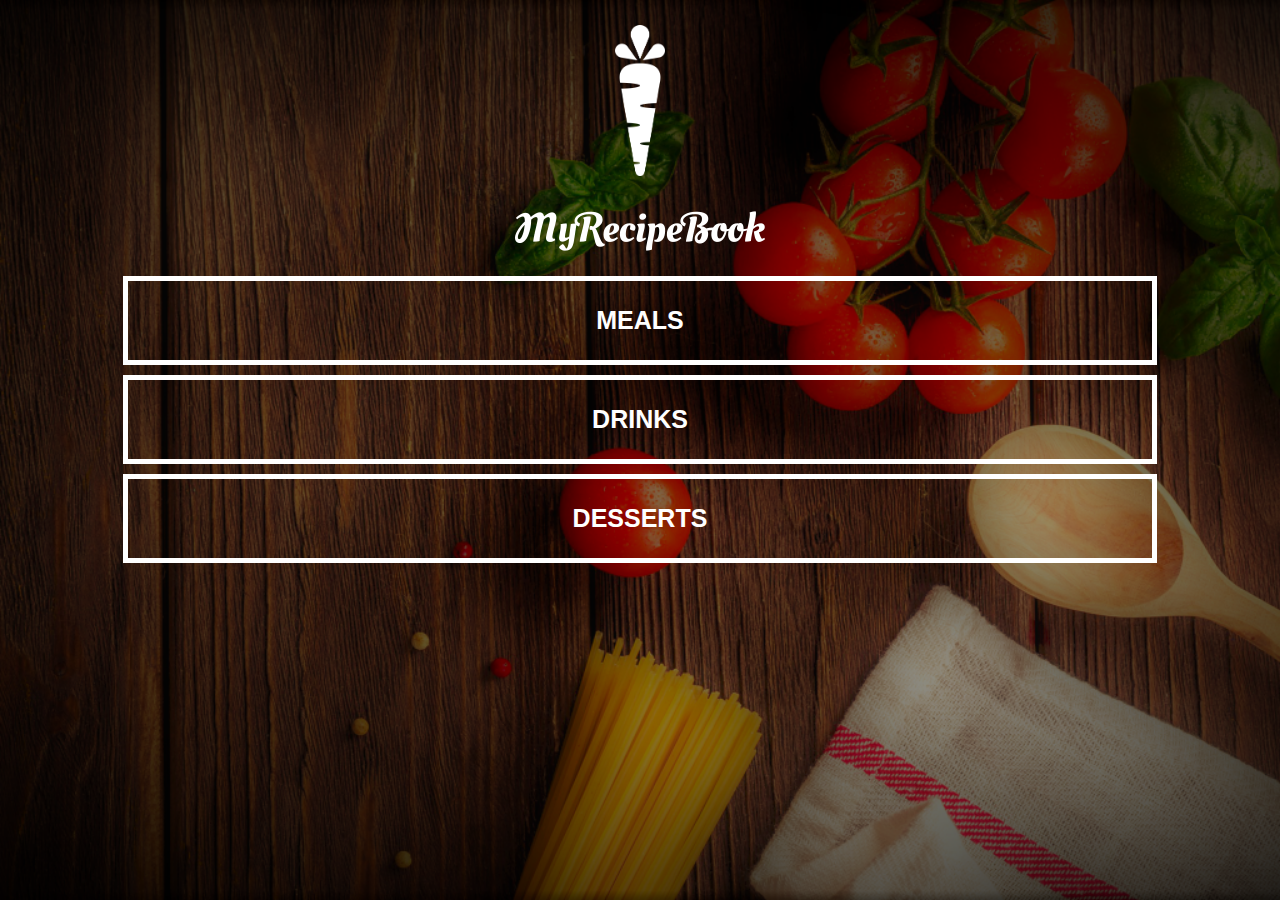
<file: index.html>
<!DOCTYPE html>
<html>

    <head>
        <link rel="stylesheet" href="style.css"/>
        <title>My Recipe Book</title>
    </head>    

    <body class="body-home">
        
        <div id="home">

            <img id="home-logo-img" src="images/logo-img.png"/>
            <img id="home-logo-text" src="images/logo-text.png"/>

            <div class="home-menu">

                <a href="meals.html" class="home-menu-item">
                    <p>Meals</p>
                </a>

                <a href="drinks.html" class="home-menu-item">
                    <p>Drinks</p>
                </a>

                <a href="desserts.html" class="home-menu-item">
                    <p>Desserts</p>
                </a>

            </div>

        </div>
    </body>

</html>
</file>
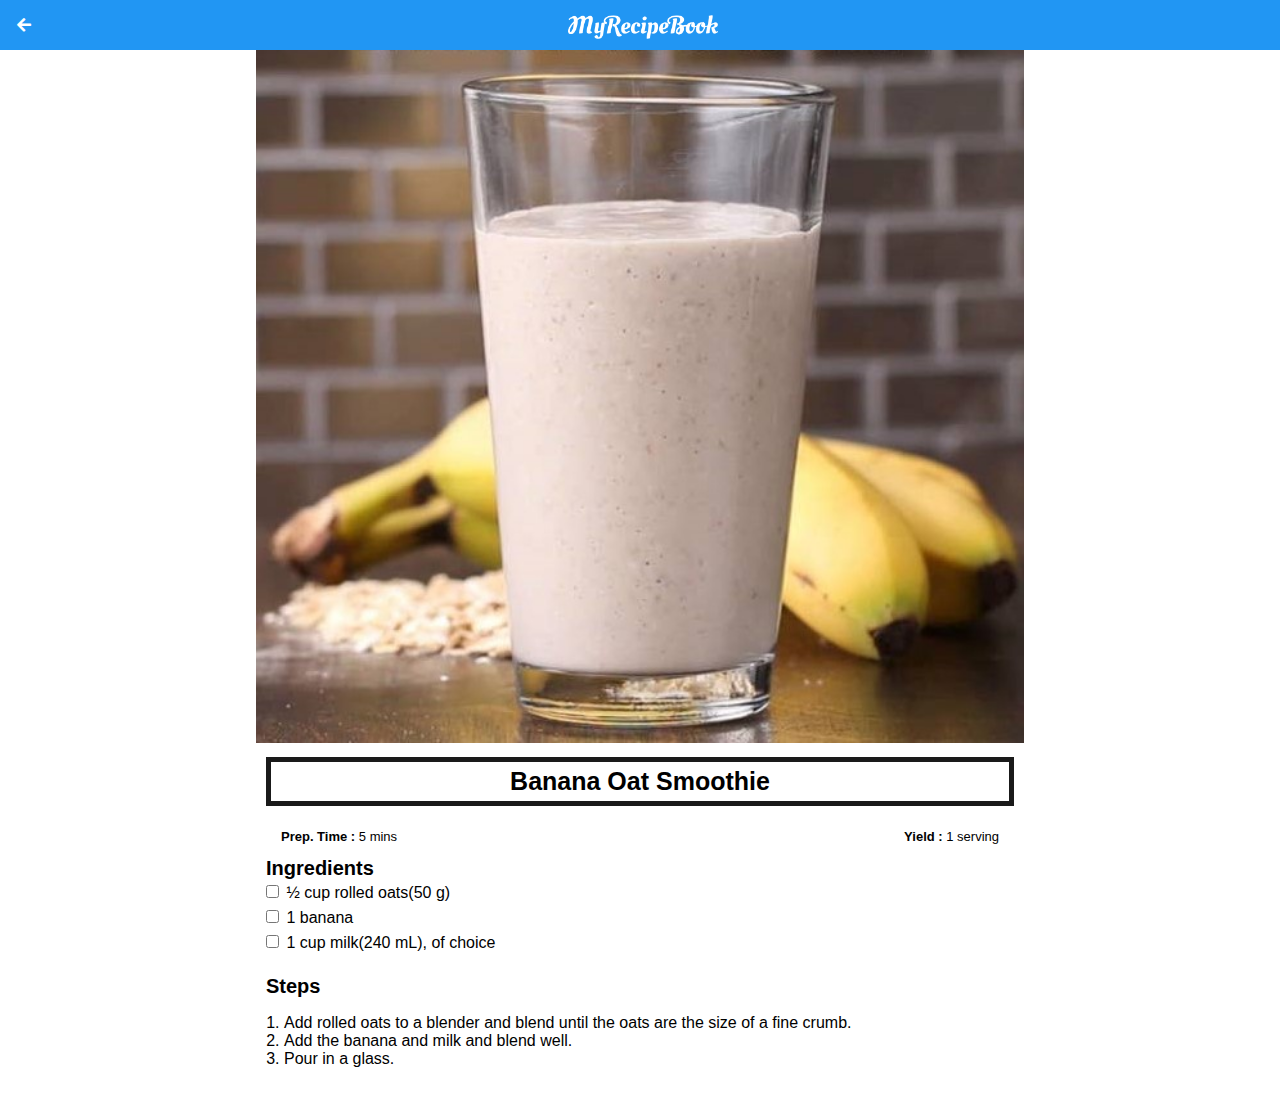
<file: banana-oat-smoothie.html>
<!DOCTYPE html>
<html>

    <head>
        <title>My Recipe Book | Drinks | Banana Oat Smoothie</title>
        <link rel="stylesheet" href="style.css"/>
        <link rel="stylesheet" href="fontAwesome/css/all.css"/>
    </head>    

    <body class="body-recipes">
        
        <div class="header">
            
            <a href="drinks.html">
                <i class="fas fa-arrow-left"></i>
                <img src="images/logo-text.png"/>
            </a>

        </div>

        <div id="recipe">

            <div class="recipe-details">
                <img src="images/banana-oat.jpg"/>
                <h1>Banana Oat Smoothie</h1>

                <div class="recipe-details-info">
                    <p><b>Prep. Time : </b> 5 mins</p>
                    <p style="float: right;"><b>Yield : </b> 1 serving</p>
                </div>

                <div class="recipe-details-ingredients">
                    <h2>Ingredients</h2>
                    
                    <input id="check-01" type="checkbox">
                    <label for="check-01">½ cup rolled oats(50 g)</label>
                    <br/>
                    <input id="check-02" type="checkbox">
                    <label for="check-02">1 banana</label>
                    <br/>
                    <input id="check-03" type="checkbox">
                    <label for="check-03">1 cup milk(240 mL), of choice</label>
                    <br/>
                </div>

                <div class="recipe-details-steps">
                    <h2>Steps</h2>
                    <ol>
                        <li>
                            Add rolled oats to a blender and blend until the 
                            oats are the size of a fine crumb.
                        </li>
                        <li>
                            Add the banana and milk and blend well.
                        </li>
                        <li>
                            Pour in a glass.
                        </li>
                    </ol>
                </div>

            </div>

        </div>
    </body>

</html>
</file>
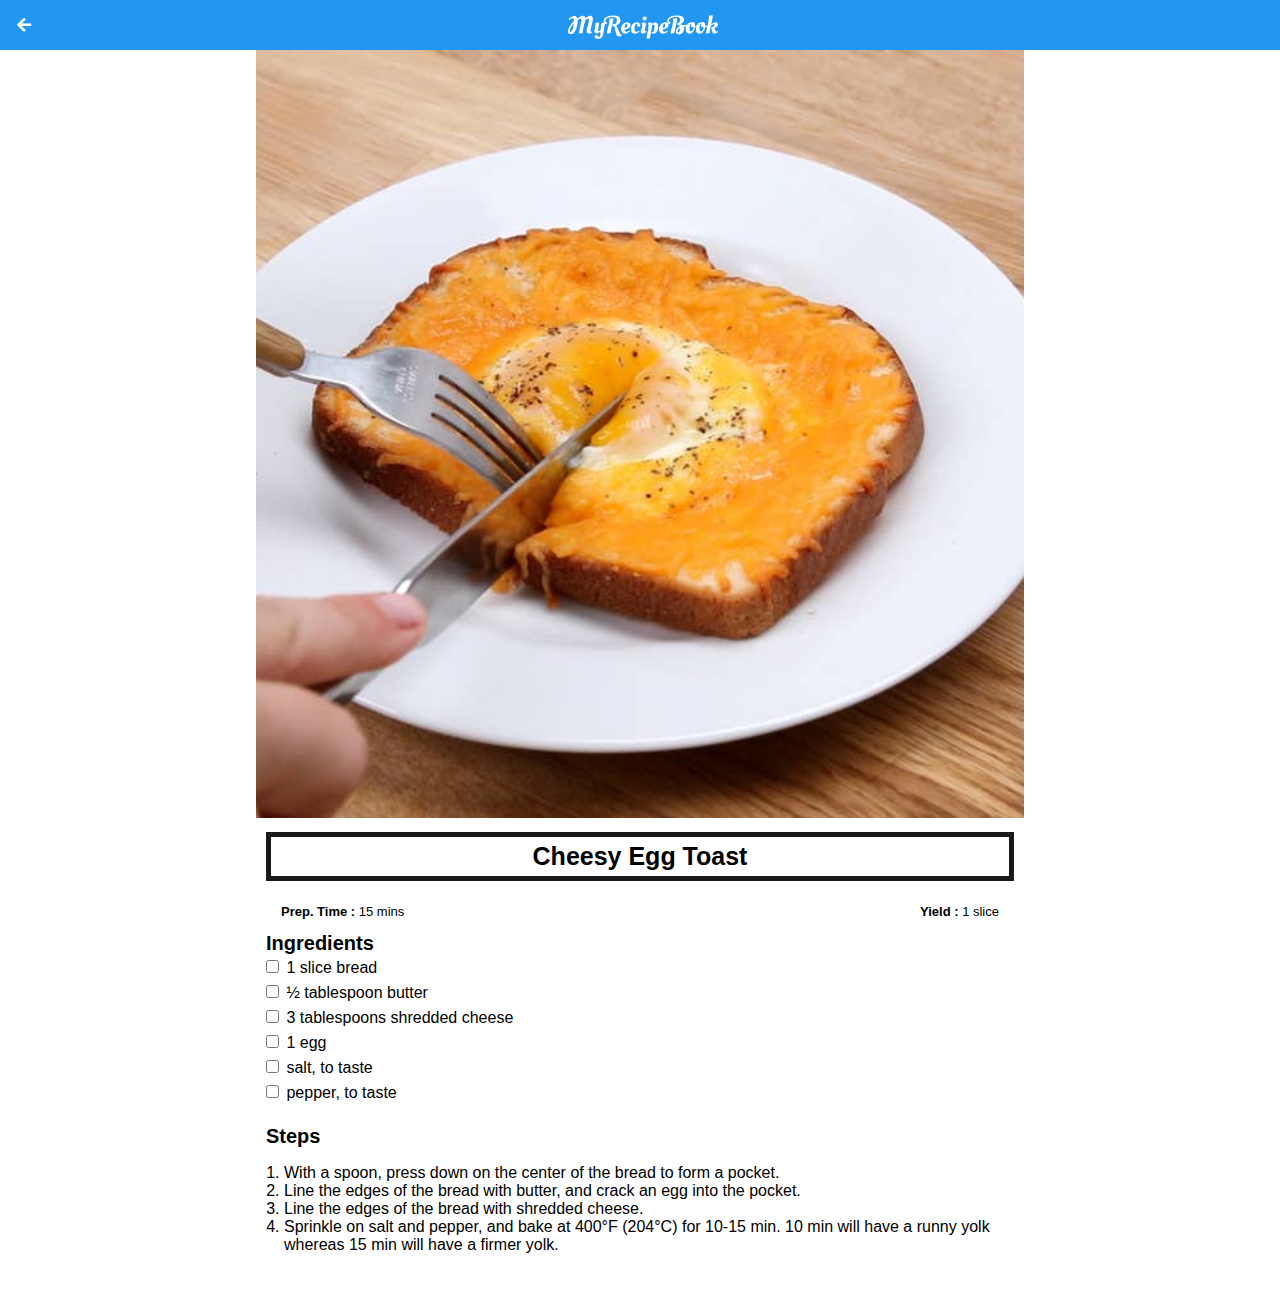
<file: cheesy-egg-toast.html>
<!DOCTYPE html>
<html>

    <head>
        <title>My Recipe Book | Meals | Cheesy Egg Toast</title>
        <link rel="stylesheet" href="style.css"/>
        <link rel="stylesheet" href="fontAwesome/css/all.css"/>
    </head>    

    <body class="body-recipes">
        
        <div class="header">
            
            <a href="meals.html">
                <i class="fas fa-arrow-left"></i>
                <img src="images/logo-text.png"/>
            </a>

        </div>

        <div id="recipe">

            <div class="recipe-details">
                <img src="images/cheesy-egg.jpg"/>
                <h1>Cheesy Egg Toast</h1>

                <div class="recipe-details-info">
                    <p><b>Prep. Time : </b> 15 mins</p>
                    <p style="float: right;"><b>Yield : </b> 1 slice</p>
                </div>

                <div class="recipe-details-ingredients">
                    <h2>Ingredients</h2>
                    <input id="check-01" type="checkbox">
                    <label for="check-01">1 slice bread</label>
                    <br/>
                    <input id="check-02" type="checkbox">
                    <label for="check-02">½ tablespoon butter</label>
                    <br/>
                    <input id="check-03" type="checkbox">
                    <label for="check-03">3 tablespoons shredded cheese</label>
                    <br/>
                    <input id="check-04" type="checkbox">
                    <label for="check-04">1 egg</label>
                    <br/>
                    <input id="check-05" type="checkbox">
                    <label for="check-05">salt, to taste</label>
                    <br/>
                    <input id="check-05" type="checkbox">
                    <label for="check-05">pepper, to taste</label>
                    <br/>
                </div>

                <div class="recipe-details-steps">
                    <h2>Steps</h2>
                    <ol>
                        <li>
                            With a spoon, press down on the center of the bread to 
                            form a pocket.
                        </li>
                        <li>
                            Line the edges of the bread with butter, and crack an 
                            egg into the pocket.
                        </li>
                        <li>
                            Line the edges of the bread with shredded cheese.
                        </li>
                        <li>
                            Sprinkle on salt and pepper, and bake at 400°F (204°C) 
                            for 10-15 min. 10 min will have a runny yolk whereas 15 
                            min will have a firmer yolk.
                        </li>
                    </ol>
                </div>

            </div>

        </div>
    </body>

</html>
</file>
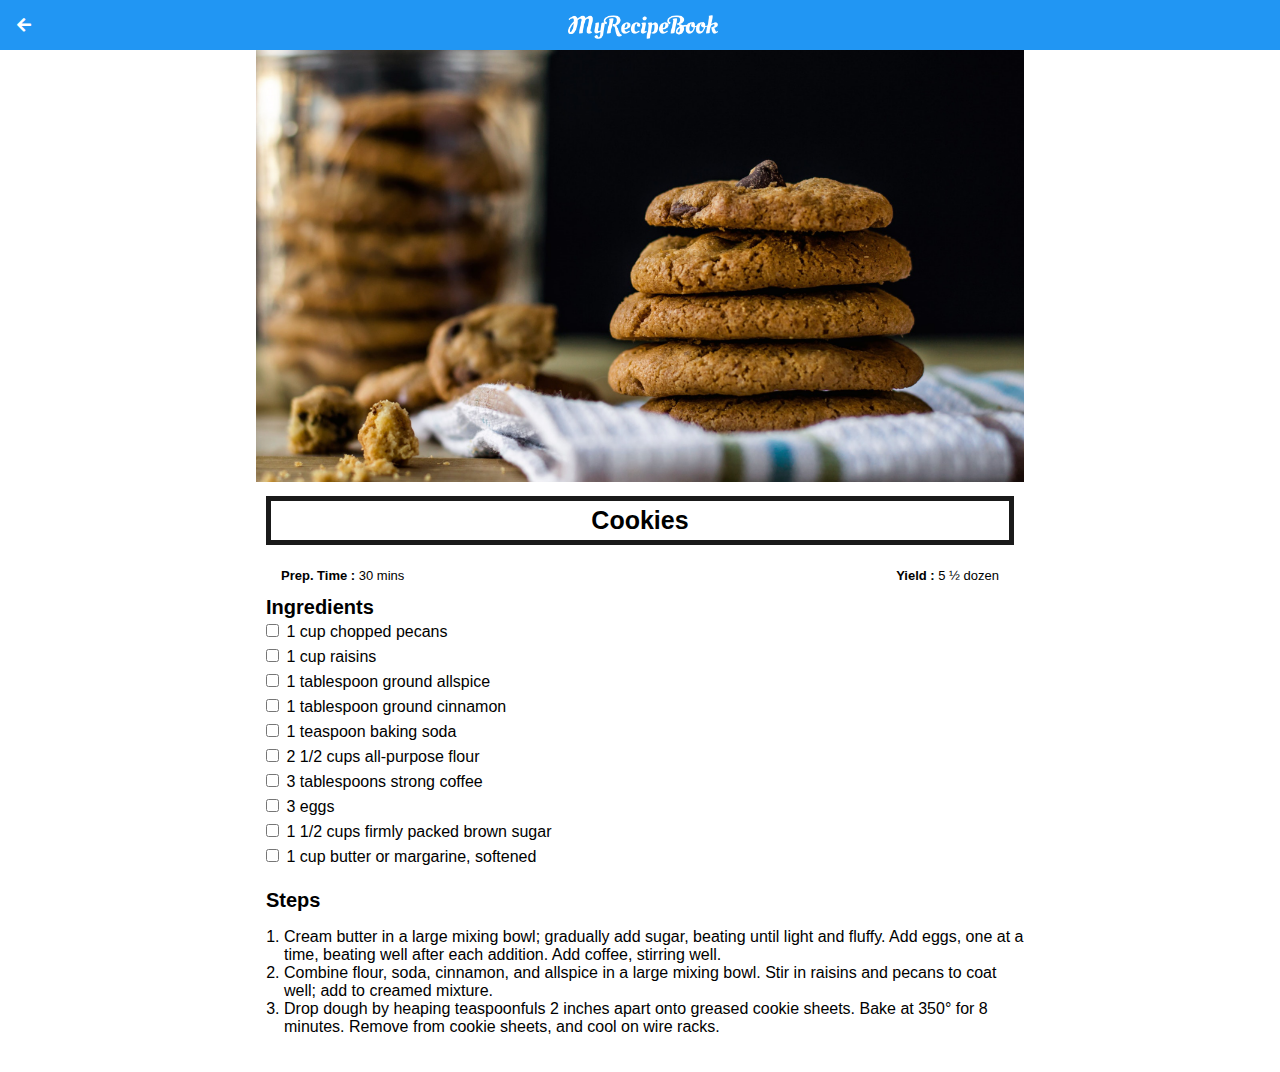
<file: cookies.html>
<!DOCTYPE html>
<html>

    <head>
        <title>My Recipe Book | Dessert | Cookies</title>
        <link rel="stylesheet" href="style.css"/>
        <link rel="stylesheet" href="fontAwesome/css/all.css"/>
    </head>    

    <body class="body-recipes">
        
        <div class="header">
            
            <a href="desserts.html">
                <i class="fas fa-arrow-left"></i>
                <img src="images/logo-text.png"/>
            </a>

        </div>

        <div id="recipe">

            <div class="recipe-details">
                <img src="images/cookies.png"/>
                <h1>Cookies</h1>

                <div class="recipe-details-info">
                    <p><b>Prep. Time : </b> 30 mins</p>
                    <p style="float: right;"><b>Yield : </b> 5 ½ dozen</p>
                </div>

                <div class="recipe-details-ingredients">
                    <h2>Ingredients</h2>
                    
                    <input id="check-01" type="checkbox">
                    <label for="check-01">1 cup chopped pecans</label>
                    <br/>
                    <input id="check-02" type="checkbox">
                    <label for="check-02">1 cup raisins</label>
                    <br/>
                    <input id="check-03" type="checkbox">
                    <label for="check-03">1 tablespoon ground allspice</label>
                    <br/>
                    <input id="check-04" type="checkbox">
                    <label for="check-04">1 tablespoon ground cinnamon</label>
                    <br/>
                    <input id="check-05" type="checkbox">
                    <label for="check-05">1 teaspoon baking soda</label>
                    <br/>
                    <input id="check-06" type="checkbox">
                    <label for="check-06">2 1/2 cups all-purpose flour</label>
                    <br/>
                    <input id="check-07" type="checkbox">
                    <label for="check-07">3 tablespoons strong coffee</label>
                    <br/>
                    <input id="check-08" type="checkbox">
                    <label for="check-08">3 eggs</label>
                    <br/>
                    <input id="check-09" type="checkbox">
                    <label for="check-09">1 1/2 cups firmly packed brown sugar</label>
                    <br/>
                    <input id="check-10" type="checkbox">
                    <label for="check-10">1 cup butter or margarine, softened</label>
                    <br/>

                </div>

                <div class="recipe-details-steps">
                    <h2>Steps</h2>
                    <ol>
                        <li>
                            Cream butter in a large mixing bowl; 
                            gradually add sugar, beating until light 
                            and fluffy. Add eggs, one at a time, beating 
                            well after each addition. Add coffee, stirring 
                            well.
                        </li>
                        <li>
                            Combine flour, soda, cinnamon, and allspice in 
                            a large mixing bowl. Stir in raisins and pecans 
                            to coat well; add to creamed mixture.
                        </li>
                        <li>
                            Drop dough by heaping teaspoonfuls 2 inches 
                            apart onto greased cookie sheets. Bake at 350° 
                            for 8 minutes. Remove from cookie sheets, and 
                            cool on wire racks.
                        </li>
                    </ol>
                </div>

            </div>

        </div>
    </body>

</html>
</file>
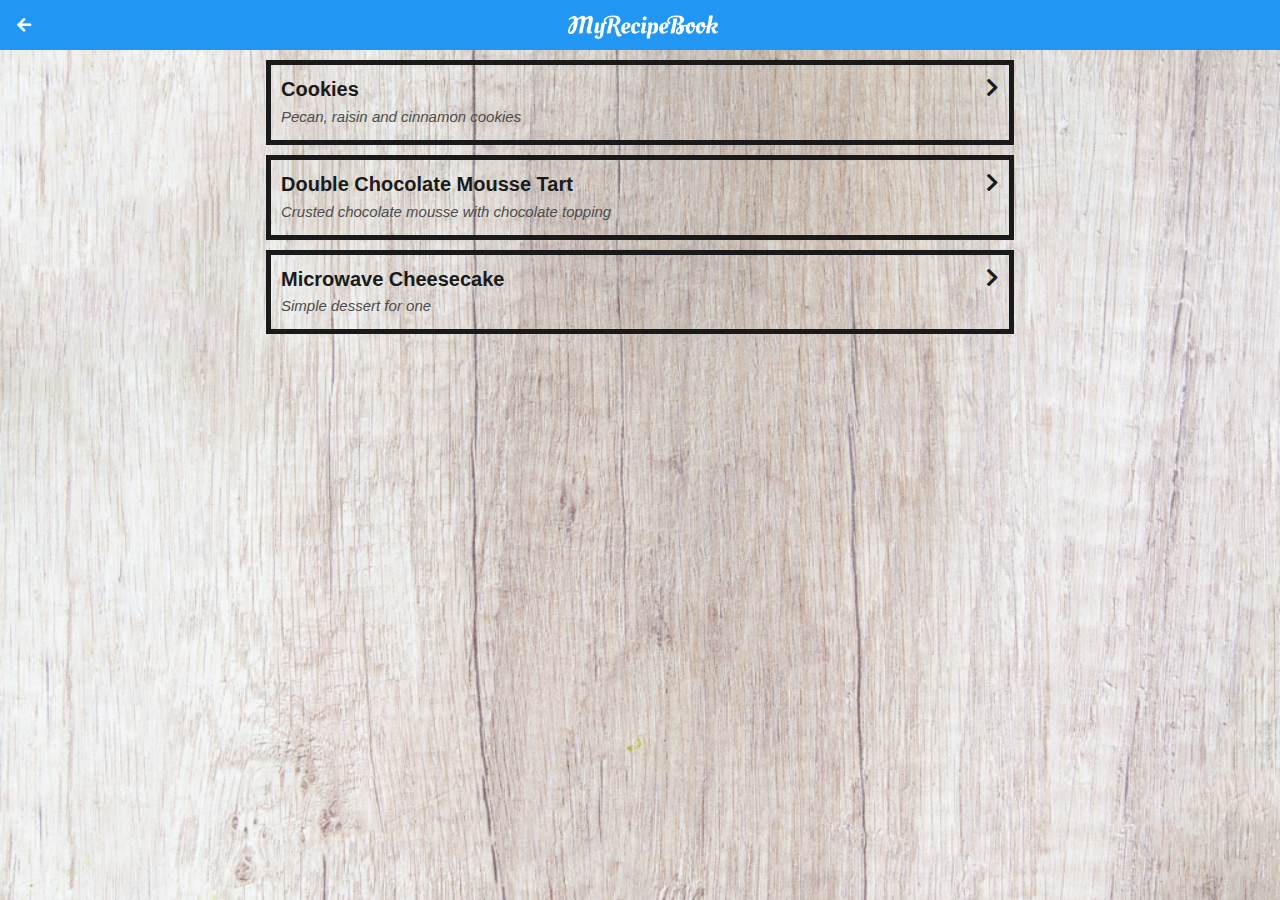
<file: desserts.html>
<!DOCTYPE html>
<html>

    <head>
        <title>My Recipe Book | Meals</title>
        <link rel="stylesheet" href="style.css"/>
        <link rel="stylesheet" href="fontAwesome/css/all.css"/>
    </head>    

    <body class="body-meals">
        
        <div class="header">
            
            <a href="index.html">
                <i class="fas fa-arrow-left"></i>
                <img src="images/logo-text.png"/>
            </a>

        </div>

        <div id="meals">

            <div class="meals-list">

                <a href="cookies.html">
                    <div class="meals-list-item">
                        <h1>Cookies<i class="fas fa-chevron-right"></i></h1>
                        <p>Pecan, raisin and cinnamon cookies</p>
                    </div>
                </a>
                <a href="double-chocolate-mousse-tart.html">
                    <div class="meals-list-item">
                        <h1>Double Chocolate Mousse Tart<i class="fas fa-chevron-right"></i></h1>
                        <p>Crusted chocolate mousse with chocolate topping</p>
                    </div>
                </a>
                <a href="microwave-cheesecake.html">
                    <div class="meals-list-item">
                        <h1>Microwave Cheesecake<i class="fas fa-chevron-right"></i></h1>
                        <p>Simple dessert for one</p>
                    </div>
                </a>

            </div>

        </div>
    </body>

</html>
</file>
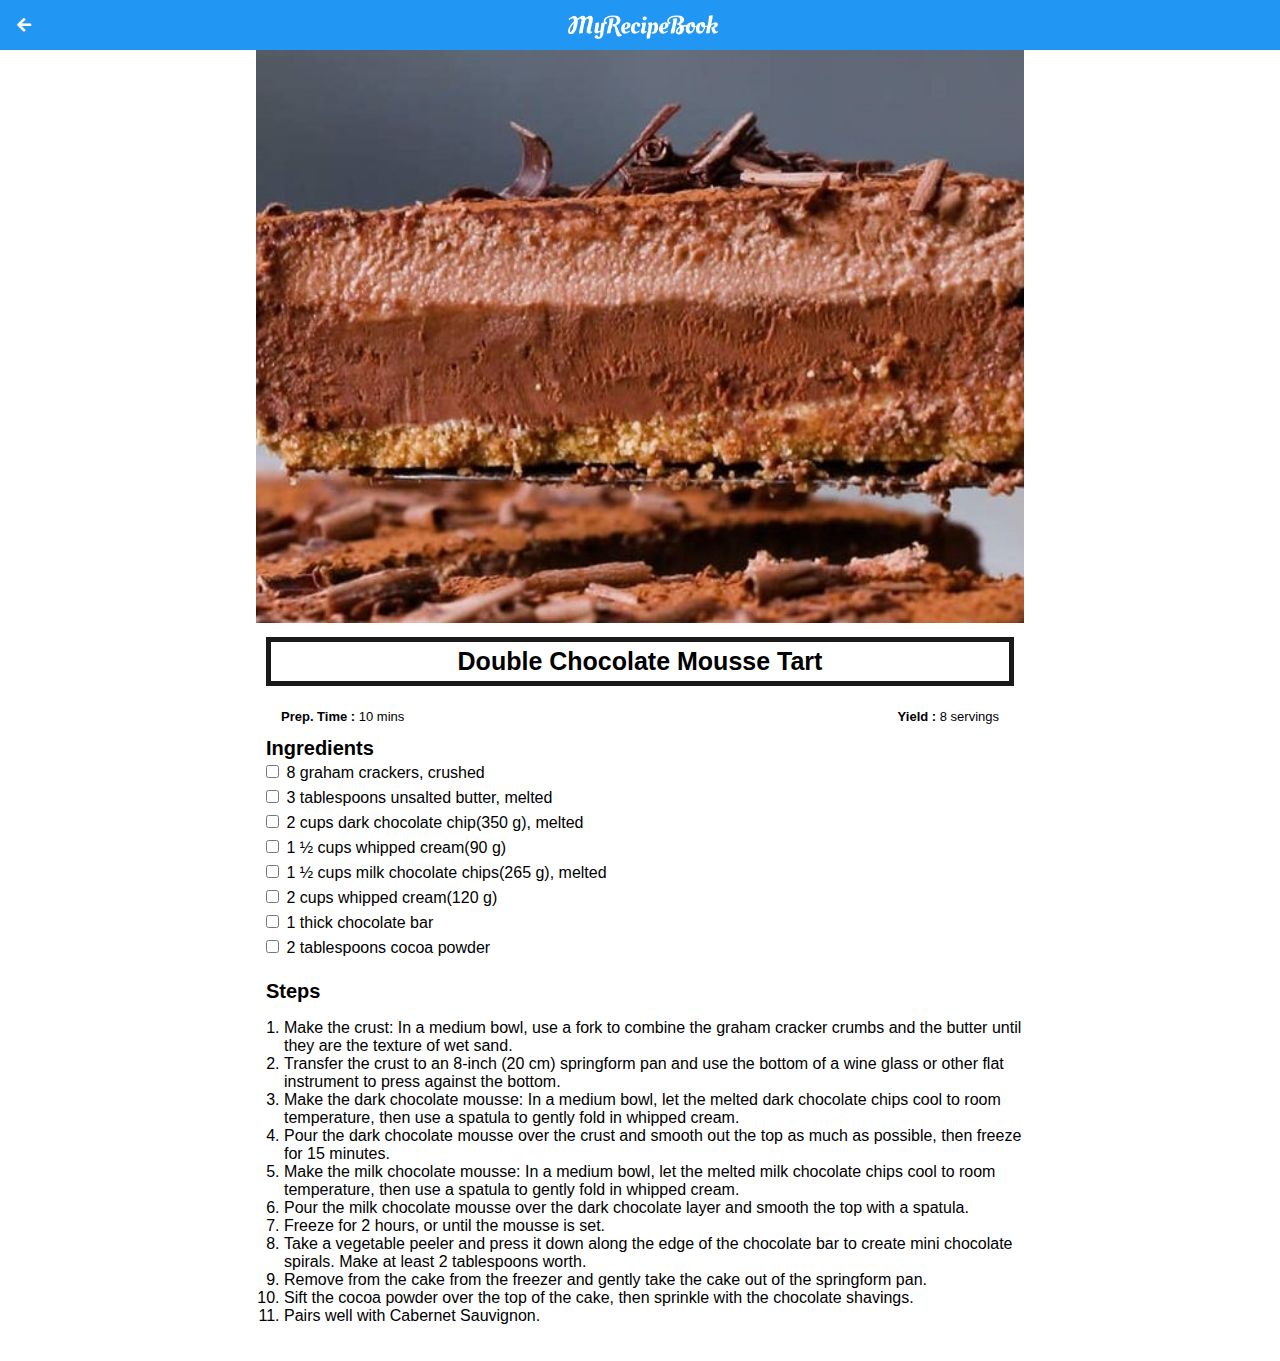
<file: double-chocolate-mousse-tart.html>
<!DOCTYPE html>
<html>

    <head>
        <title>My Recipe Book | Dessert | Double Chocolate Mousse Tart</title>
        <link rel="stylesheet" href="style.css"/>
        <link rel="stylesheet" href="fontAwesome/css/all.css"/>
    </head>    

    <body class="body-recipes">
        
        <div class="header">
            
            <a href="desserts.html">
                <i class="fas fa-arrow-left"></i>
                <img src="images/logo-text.png"/>
            </a>

        </div>

        <div id="recipe">

            <div class="recipe-details">
                <img src="images/double-choc.jpg"/>
                <h1>Double Chocolate Mousse Tart</h1>

                <div class="recipe-details-info">
                    <p><b>Prep. Time : </b> 10 mins</p>
                    <p style="float: right;"><b>Yield : </b> 8 servings</p>
                </div>
                <div class="recipe-details-ingredients">
                    <h2>Ingredients</h2>
                    <input id="check-01" type="checkbox">
                    <label for="check-01">8 graham crackers, crushed</label>
                    <br/>
                    <input id="check-02" type="checkbox">
                    <label for="check-02">3 tablespoons unsalted butter, melted</label>
                    <br/>
                    <input id="check-03" type="checkbox">
                    <label for="check-03">2 cups dark chocolate chip(350 g), melted</label>
                    <br/>
                    <input id="check-04" type="checkbox">
                    <label for="check-04">1 ½ cups whipped cream(90 g)</label>
                    <br/>
                    <input id="check-05" type="checkbox">
                    <label for="check-05">1 ½ cups milk chocolate chips(265 g), melted</label>
                    <br/>
                    <input id="check-06" type="checkbox">
                    <label for="check-06">2 cups whipped cream(120 g)</label>
                    <br/>
                    <input id="check-07" type="checkbox">
                    <label for="check-07">1 thick chocolate bar</label>
                    <br/>
                    <input id="check-08" type="checkbox">
                    <label for="check-08">2 tablespoons cocoa powder</label>
                    <br/>
                </div>

                <div class="recipe-details-steps">
                    <h2>Steps</h2>
                    <ol>
                        <li>
                            Make the crust: In a medium bowl, use a fork to 
                            combine the graham cracker crumbs and the butter 
                            until they are the texture of wet sand.
                        </li>
                        <li>
                            Transfer the crust to an 8-inch (20 cm) springform 
                            pan and use the bottom of a wine glass or other flat 
                            instrument to press against the bottom.
                        </li>
                        <li>
                            Make the dark chocolate mousse: In a medium bowl, 
                            let the melted dark chocolate chips cool to room 
                            temperature, then use a spatula to gently fold in 
                            whipped cream.
                        </li>
                        <li>
                            Pour the dark chocolate mousse over the crust and 
                            smooth out the top as much as possible, then freeze 
                            for 15 minutes.
                        </li>
                        <li>
                            Make the milk chocolate mousse: In a medium bowl, 
                            let the melted milk chocolate chips cool to room 
                            temperature, then use a spatula to gently fold in 
                            whipped cream.
                        </li>
                        <li>
                            Pour the milk chocolate mousse over the dark 
                            chocolate layer and smooth the top with a spatula.
                        </li>
                        <li>
                            Freeze for 2 hours, or until the mousse is set.
                        </li>
                        <li>
                            Take a vegetable peeler and press it down along 
                            the edge of the chocolate bar to create mini 
                            chocolate spirals. Make at least 2 tablespoons 
                            worth.
                        </li>
                        <li>
                            Remove from the cake from the freezer and gently 
                            take the cake out of the springform pan.
                        </li>
                        <li>
                            Sift the cocoa powder over the top of the cake, 
                            then sprinkle with the chocolate shavings.
                        </li>
                        <li>
                            Pairs well with Cabernet Sauvignon.
                        </li>
                    </ol>
                </div>

            </div>

        </div>
    </body>

</html>
</file>
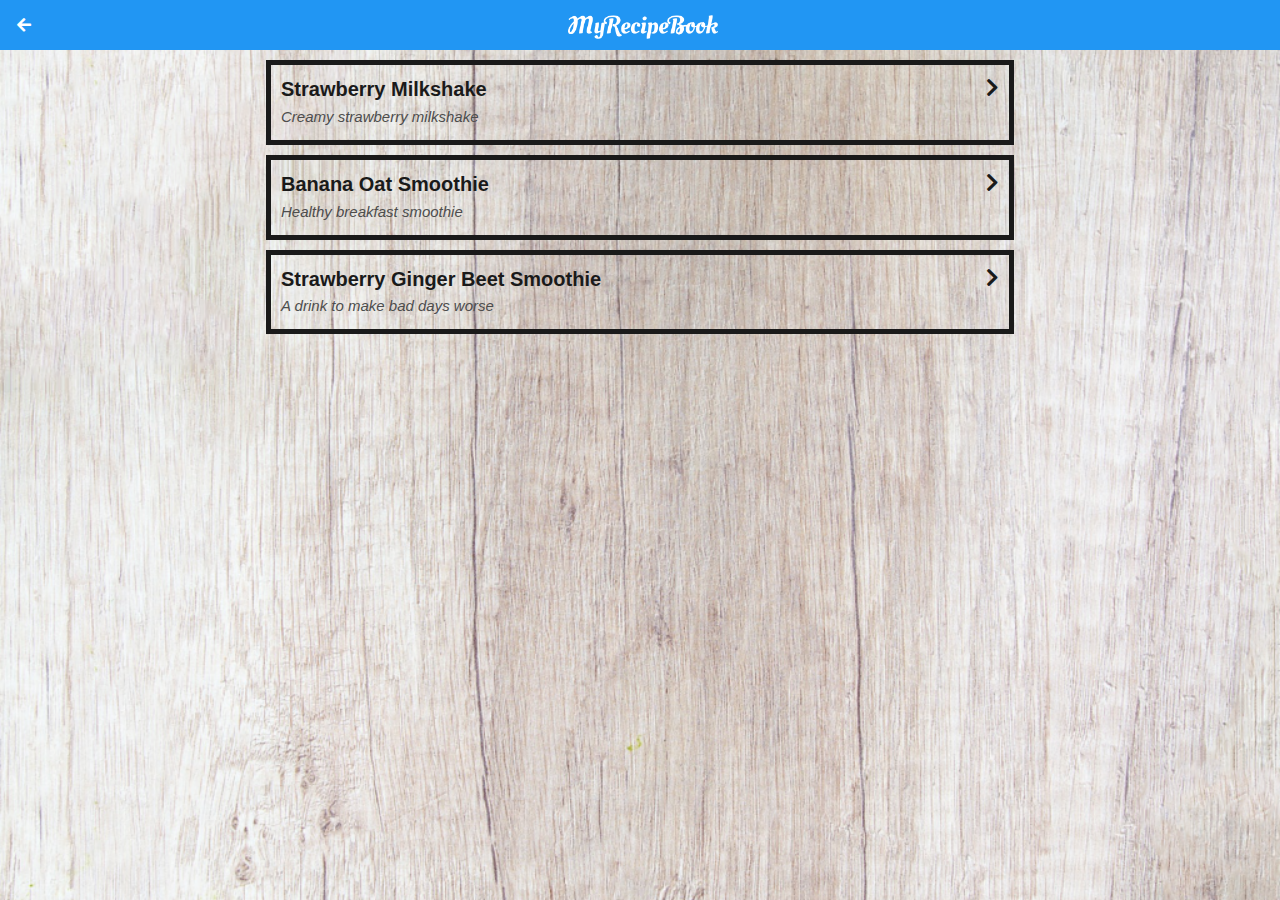
<file: drinks.html>
<!DOCTYPE html>
<html>

    <head>
        <title>My Recipe Book | Drinks</title>
        <link rel="stylesheet" href="style.css"/>
        <link rel="stylesheet" href="fontAwesome/css/all.css"/>
    </head>    

    <body class="body-meals">
        
        <div class="header">
            
            <a href="index.html">
                <i class="fas fa-arrow-left"></i>
                <img src="images/logo-text.png"/>
            </a>

        </div>

        <div id="meals">

            <div class="meals-list">

                <a href="strawberry-milkshake.html">
                    <div class="meals-list-item">
                        <h1>Strawberry Milkshake<i class="fas fa-chevron-right"></i></h1>
                        <p>Creamy strawberry milkshake</p>
                    </div>
                </a>

                <a href="banana-oat-smoothie.html">
                    <div class="meals-list-item">
                        <h1>Banana Oat Smoothie<i class="fas fa-chevron-right"></i></h1>
                        <p>Healthy breakfast smoothie</p>
                    </div>
                </a>

                <a href="strawberry-ginger-beet-smoothie.html">
                    <div class="meals-list-item">
                        <h1>Strawberry Ginger Beet Smoothie<i class="fas fa-chevron-right"></i></h1>
                        <p>A drink to make bad days worse</p>
                    </div>
                </a>

            </div>

        </div>
    </body>

</html>
</file>
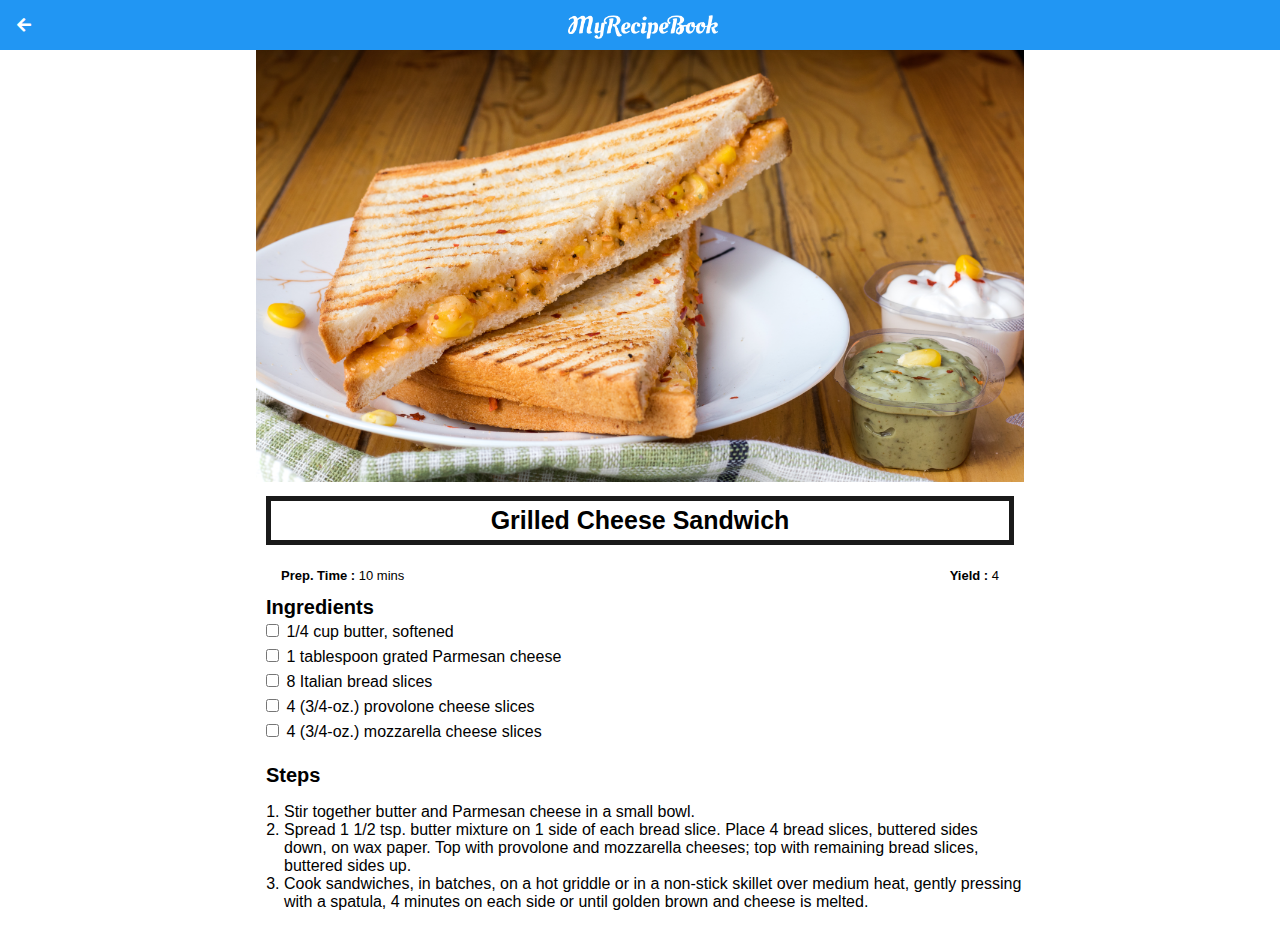
<file: grilled-cheese.html>
<!DOCTYPE html>
<html>

    <head>
        <title>My Recipe Book | Meals | Grilled Cheese</title>
        <link rel="stylesheet" href="style.css"/>
        <link rel="stylesheet" href="fontAwesome/css/all.css"/>
    </head>    

    <body class="body-recipes">
        
        <div class="header">
            
            <a href="meals.html">
                <i class="fas fa-arrow-left"></i>
                <img src="images/logo-text.png"/>
            </a>

        </div>

        <div id="recipe">

            <div class="recipe-details">
                <img src="images/grilledCheese.png"/>
                <h1>Grilled Cheese Sandwich</h1>

                <div class="recipe-details-info">
                    <p><b>Prep. Time : </b> 10 mins</p>
                    <p style="float: right;"><b>Yield : </b> 4</p>
                </div>

                <div class="recipe-details-ingredients">
                    <h2>Ingredients</h2>

                    <input id="check-01" type="checkbox">
                    <label for="check-01">1/4 cup butter, softened</label>
                    <br/>
                    <input id="check-02" type="checkbox">
                    <label for="check-02">1 tablespoon grated Parmesan cheese</label>
                    <br/>
                    <input id="check-03" type="checkbox">
                    <label for="check-03">8 Italian bread slices</label>
                    <br/>
                    <input id="check-04" type="checkbox">
                    <label for="check-04">4 (3/4-oz.) provolone cheese slices</label>
                    <br/>
                    <input id="check-05" type="checkbox">
                    <label for="check-05">4 (3/4-oz.) mozzarella cheese slices</label>
                    <br/>
                </div>

                <div class="recipe-details-steps">
                    <h2>Steps</h2>
                    <ol>
                        <li>
                            Stir together butter and Parmesan cheese 
                            in a small bowl.
                        </li>
                        <li>
                            Spread 1 1/2 tsp. butter mixture on 1 side 
                            of each bread slice. Place 4 bread slices, 
                            buttered sides down, on wax paper. Top with 
                            provolone and mozzarella cheeses; top with 
                            remaining bread slices, buttered sides up.
                        </li>
                        <li>
                            Cook sandwiches, in batches, on a hot griddle 
                            or in a non-stick skillet over medium heat, 
                            gently pressing with a spatula, 4 minutes on 
                            each side or until golden brown and cheese is 
                            melted.
                        </li>
                    </ol>
                </div>

            </div>

        </div>
    </body>

</html>
</file>
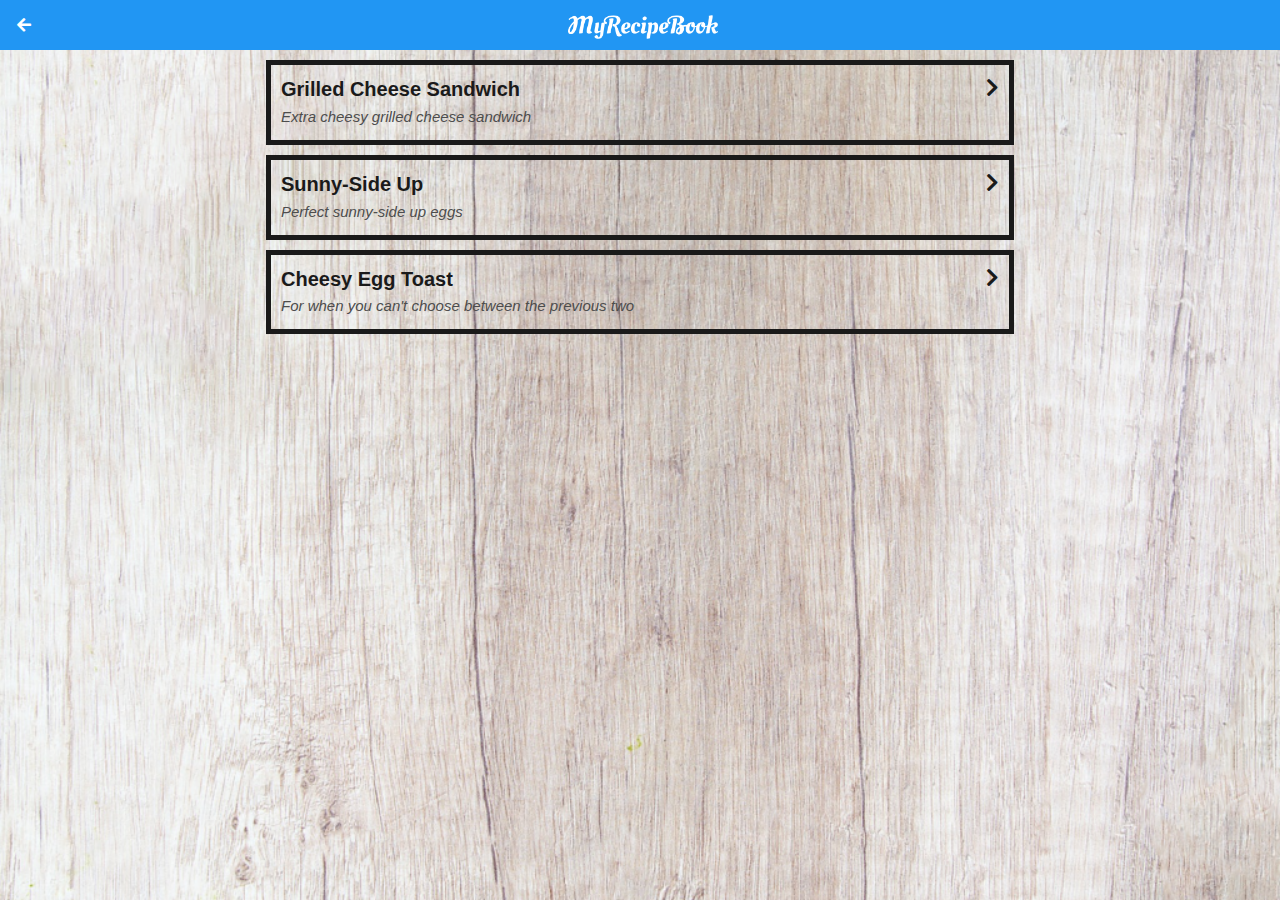
<file: meals.html>
<!DOCTYPE html>
<html>

    <head>
        <title>My Recipe Book | Meals</title>
        <link rel="stylesheet" href="style.css"/>
        <link rel="stylesheet" href="fontAwesome/css/all.css"/>
    </head>    

    <body class="body-meals">
        
        <div class="header">
            
            <a href="index.html">
                <i class="fas fa-arrow-left"></i>
                <img src="images/logo-text.png"/>
            </a>

        </div>

        <div id="meals">

            <div class="meals-list">

                <a href="grilled-cheese.html">
                    <div class="meals-list-item">
                        <h1>Grilled Cheese Sandwich<i class="fas fa-chevron-right"></i></h1>
                        <p>Extra cheesy grilled cheese sandwich</p>
                    </div>
                </a>

                
                <a href="sunny-side-up.html">
                    <div class="meals-list-item">
                        <h1>Sunny-Side Up<i class="fas fa-chevron-right"></i></h1>
                        <p>Perfect sunny-side up eggs</p>
                    </div>
                </a>
                
                <a href="cheesy-egg-toast.html">
                    <div class="meals-list-item">
                        <h1>Cheesy Egg Toast<i class="fas fa-chevron-right"></i></h1>
                        <p>For when you can't choose between the previous two</p>
                    </div>
                </a>

            </div>

        </div>
    </body>

</html>
</file>
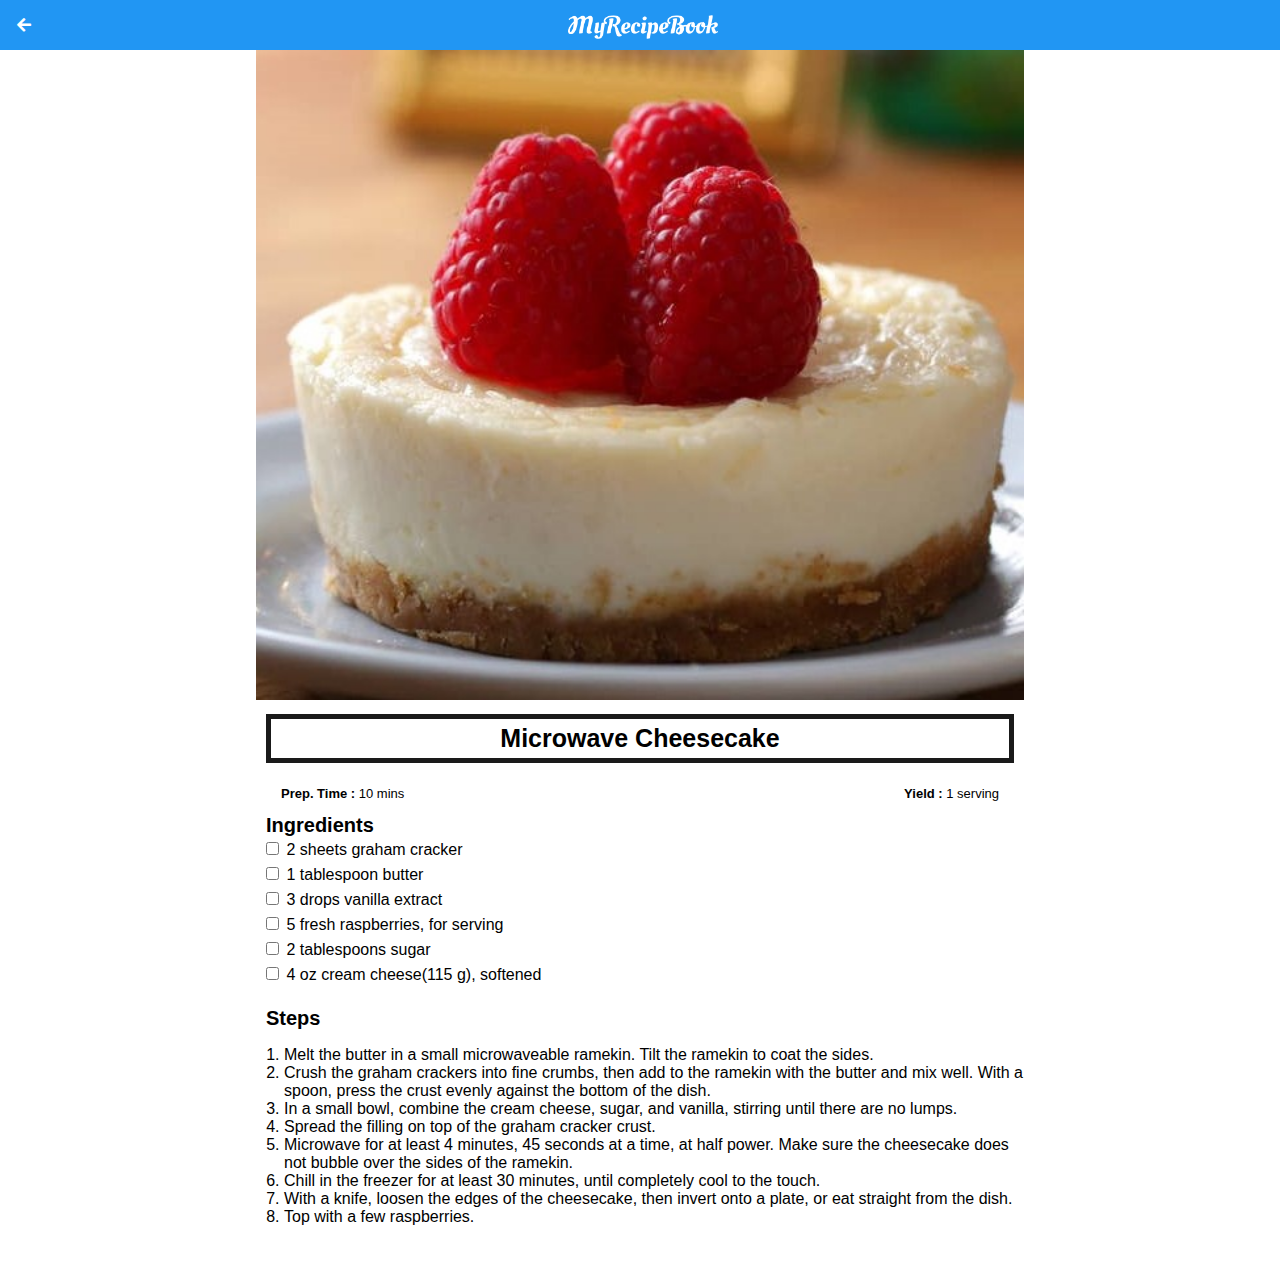
<file: microwave-cheesecake.html>
<!DOCTYPE html>
<html>

    <head>
        <title>My Recipe Book | Dessert | Microwave Cheesecake</title>
        <link rel="stylesheet" href="style.css"/>
        <link rel="stylesheet" href="fontAwesome/css/all.css"/>
    </head>    

    <body class="body-recipes">
        
        <div class="header">
            
            <a href="desserts.html">
                <i class="fas fa-arrow-left"></i>
                <img src="images/logo-text.png"/>
            </a>

        </div>

        <div id="recipe">

            <div class="recipe-details">
                <img src="images/microwave-cheesecake.jpg"/>
                <h1>Microwave Cheesecake</h1>

                <div class="recipe-details-info">
                    <p><b>Prep. Time : </b> 10 mins</p>
                    <p style="float: right;"><b>Yield : </b> 1 serving</p>
                </div>

                <div class="recipe-details-ingredients">
                    <h2>Ingredients</h2>
                    <input id="check-01" type="checkbox">
                    <label for="check-01">2 sheets graham cracker</label>
                    <br/>
                    <input id="check-02" type="checkbox">
                    <label for="check-02">1 tablespoon butter</label>
                    <br/>
                    <input id="check-03" type="checkbox">
                    <label for="check-03">3 drops vanilla extract</label>
                    <br/>
                    <input id="check-04" type="checkbox">
                    <label for="check-04">5 fresh raspberries, for serving</label>
                    <br/>
                    <input id="check-05" type="checkbox">
                    <label for="check-05">2 tablespoons sugar</label>
                    <br/>
                    <input id="check-06" type="checkbox">
                    <label for="check-06">4 oz cream cheese(115 g), softened</label>
                    <br/>
                </div>

                <div class="recipe-details-steps">
                    <h2>Steps</h2>
                    <ol>
                        <li>
                            Melt the butter in a small microwaveable ramekin. Tilt the ramekin to coat the sides.
                        </li>
                        <li>
                            Crush the graham crackers into fine crumbs, then add to the ramekin with the butter and mix well. With a spoon, press the crust evenly against the bottom of the dish.
                        </li>
                        <li>
                            In a small bowl, combine the cream cheese, sugar, and vanilla, stirring until there are no lumps.
                        </li>
                        <li>
                            Spread the filling on top of the graham cracker crust.
                        </li>
                        <li>
                            Microwave for at least 4 minutes, 45 seconds at a time, at half power. Make sure the cheesecake does not bubble over the sides of the ramekin.
                        </li>
                        <li>
                            Chill in the freezer for at least 30 minutes, until completely cool to the touch.
                        </li>
                        <li>
                            With a knife, loosen the edges of the cheesecake, then invert onto a plate, or eat straight from the dish.
                        </li>
                        <li>
                            Top with a few raspberries.
                        </li>
                    </ol>
                </div>

            </div>

        </div>
    </body>

</html>
</file>
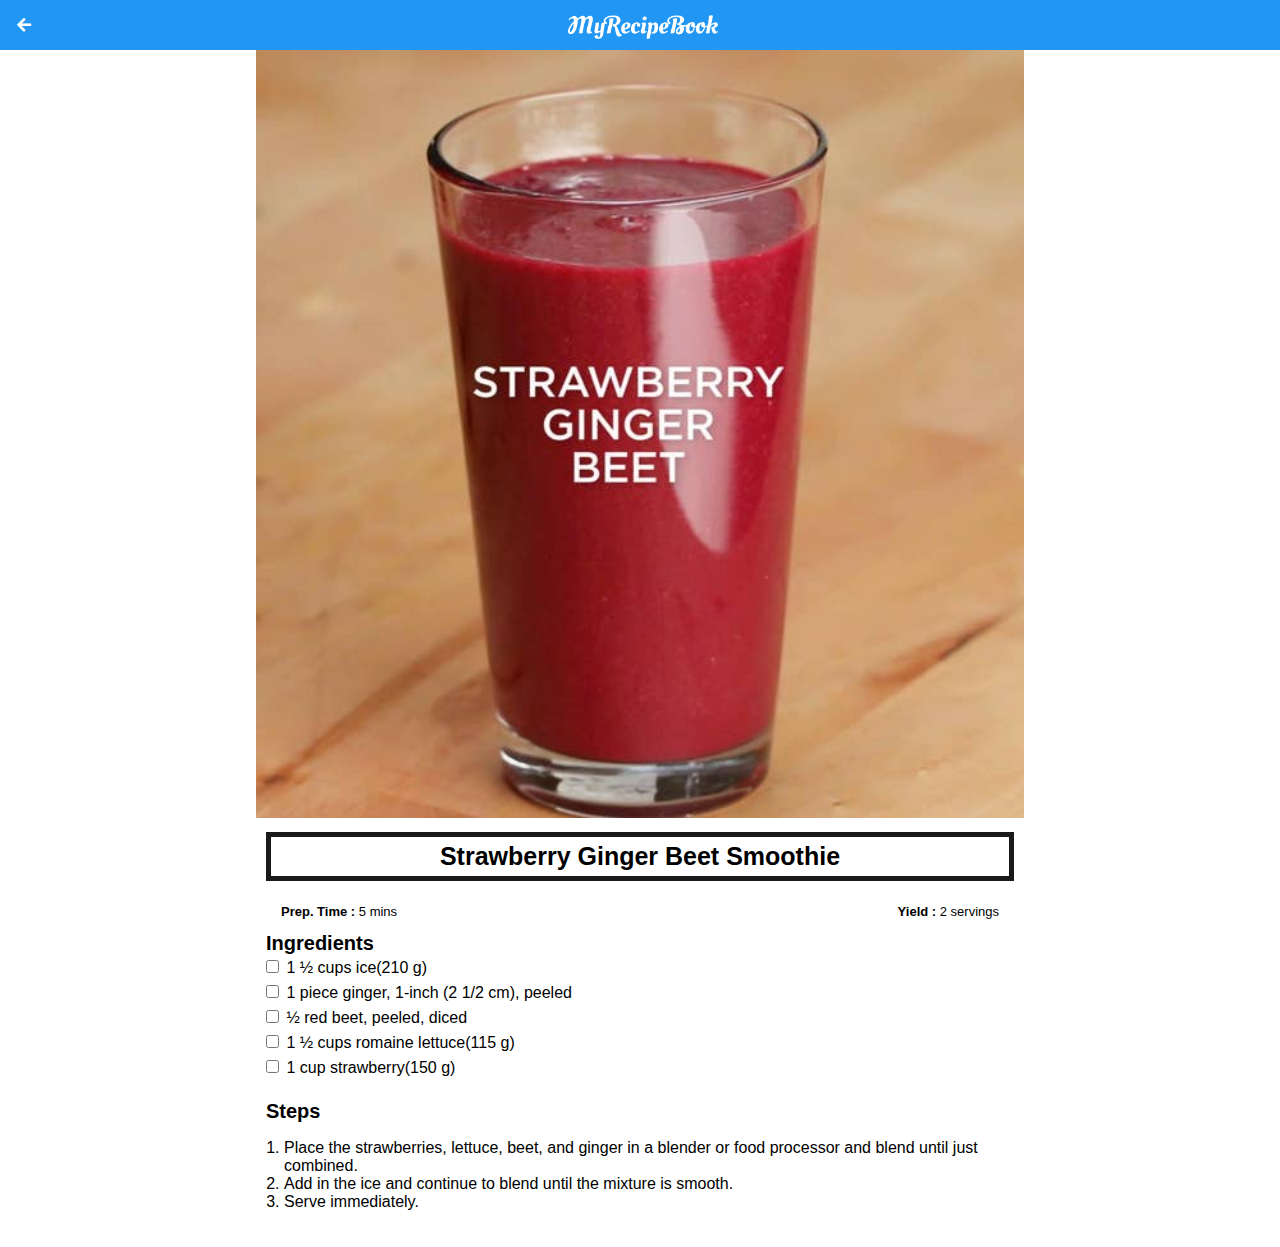
<file: strawberry-ginger-beet-smoothie.html>
<!DOCTYPE html>
<html>

    <head>
        <title>My Recipe Book | Drinks | Strawberry Ginger Beet Smoothie</title>
        <link rel="stylesheet" href="style.css"/>
        <link rel="stylesheet" href="fontAwesome/css/all.css"/>
    </head>    

    <body class="body-recipes">
        
        <div class="header">
            
            <a href="drinks.html">
                <i class="fas fa-arrow-left"></i>
                <img src="images/logo-text.png"/>
            </a>

        </div>

        <div id="recipe">

            <div class="recipe-details">
                <img src="images/strawberry-ginger-beet.jpg"/>
                <h1>Strawberry Ginger Beet Smoothie</h1>

                <div class="recipe-details-info">
                    <p><b>Prep. Time : </b> 5 mins</p>
                    <p style="float: right;"><b>Yield : </b> 2 servings</p>
                </div>

                <div class="recipe-details-ingredients">
                    <h2>Ingredients</h2>
                    <input id="check-01" type="checkbox">
                    <label for="check-01">1 ½ cups ice(210 g)</label>
                    <br/>
                    <input id="check-02" type="checkbox">
                    <label for="check-02">1 piece ginger, 1-inch (2 1/2 cm), peeled</label>
                    <br/>
                    <input id="check-03" type="checkbox">
                    <label for="check-03">½ red beet, peeled, diced</label>
                    <br/>
                    <input id="check-04" type="checkbox">
                    <label for="check-04">1 ½ cups romaine lettuce(115 g)</label>
                    <br/>
                    <input id="check-05" type="checkbox">
                    <label for="check-05">1 cup strawberry(150 g)</label>
                    <br/>
                </div>

                <div class="recipe-details-steps">
                    <h2>Steps</h2>
                    <ol>
                        <li>
                            Place the strawberries, lettuce, beet, and ginger 
                            in a blender or food processor and blend until just 
                            combined.
                        </li>
                        <li>
                            Add in the ice and continue to blend until the mixture 
                            is smooth.
                        </li>
                        <li>
                            Serve immediately.
                        </li>
                    </ol>
                </div>

            </div>

        </div>
    </body>

</html>
</file>
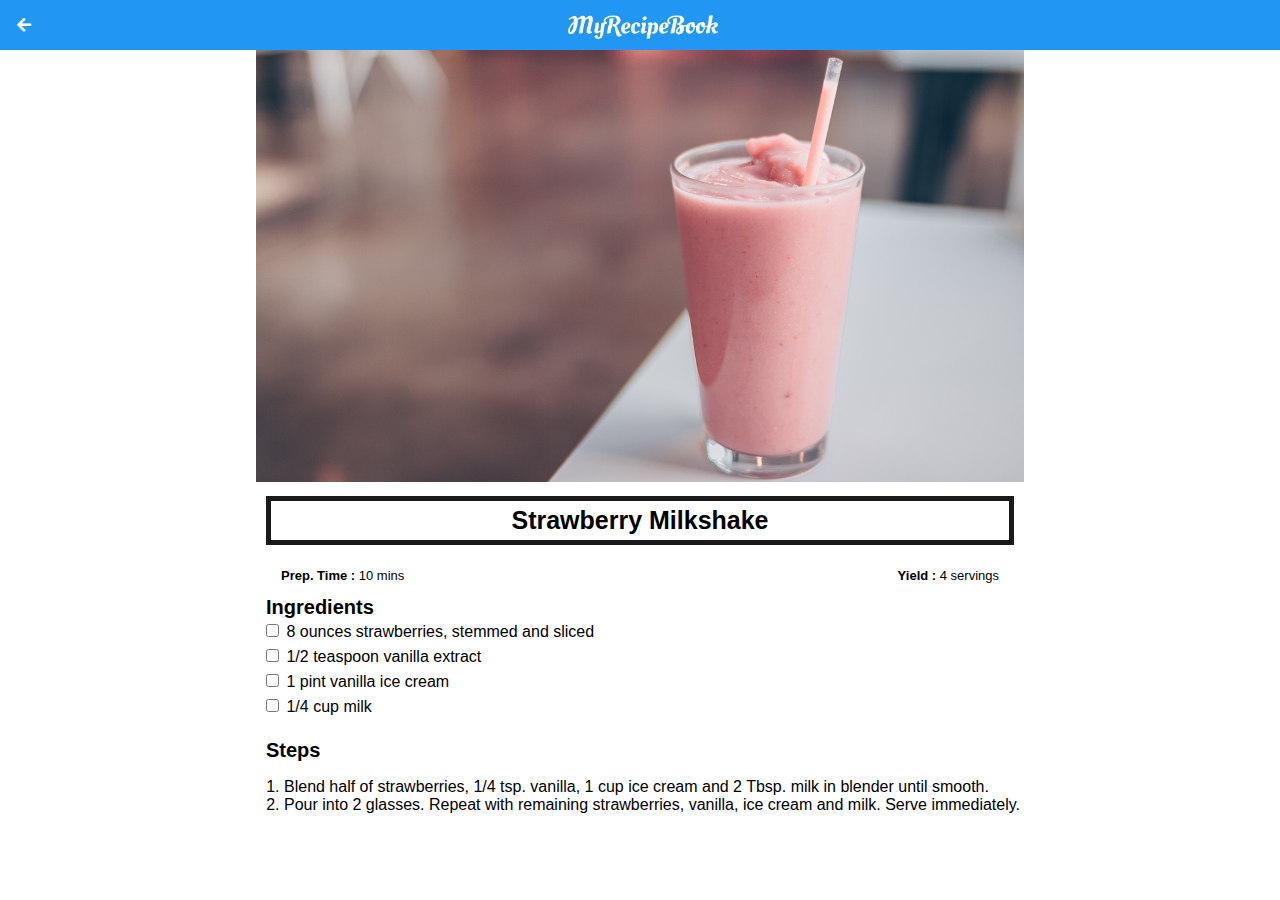
<file: strawberry-milkshake.html>
<!DOCTYPE html>
<html>

    <head>
        <title>My Recipe Book | Drinks | Strawberry Milkshake</title>
        <link rel="stylesheet" href="style.css"/>
        <link rel="stylesheet" href="fontAwesome/css/all.css"/>
    </head>    

    <body class="body-recipes">
        
        <div class="header">
            
            <a href="drinks.html">
                <i class="fas fa-arrow-left"></i>
                <img src="images/logo-text.png"/>
            </a>

        </div>

        <div id="recipe">

            <div class="recipe-details">
                <img src="images/strawberryMilkshake.png"/>
                <h1>Strawberry Milkshake</h1>

                <div class="recipe-details-info">
                    <p><b>Prep. Time : </b> 10 mins</p>
                    <p style="float: right;"><b>Yield : </b> 4 servings</p>
                </div>

                <div class="recipe-details-ingredients">
                    <h2>Ingredients</h2>
                    
                    <input id="check-01" type="checkbox">
                    <label for="check-01">8 ounces strawberries, stemmed and sliced</label>
                    <br/>
                    <input id="check-02" type="checkbox">
                    <label for="check-02">1/2 teaspoon vanilla extract</label>
                    <br/>
                    <input id="check-03" type="checkbox">
                    <label for="check-03">1 pint vanilla ice cream</label>
                    <br/>
                    <input id="check-04" type="checkbox">
                    <label for="check-04">1/4 cup milk</label>
                    <br/>
                </div>

                <div class="recipe-details-steps">
                    <h2>Steps</h2>
                    <ol>
                        <li>
                            Blend half of strawberries, 1/4 tsp. vanilla, 
                            1 cup ice cream and 2 Tbsp. milk in blender 
                            until smooth.
                        </li>
                        <li>
                            Pour into 2 glasses. Repeat with remaining 
                            strawberries, vanilla, ice cream and milk. 
                            Serve immediately.
                        </li>
                    </ol>
                </div>

            </div>

        </div>
    </body>

</html>
</file>
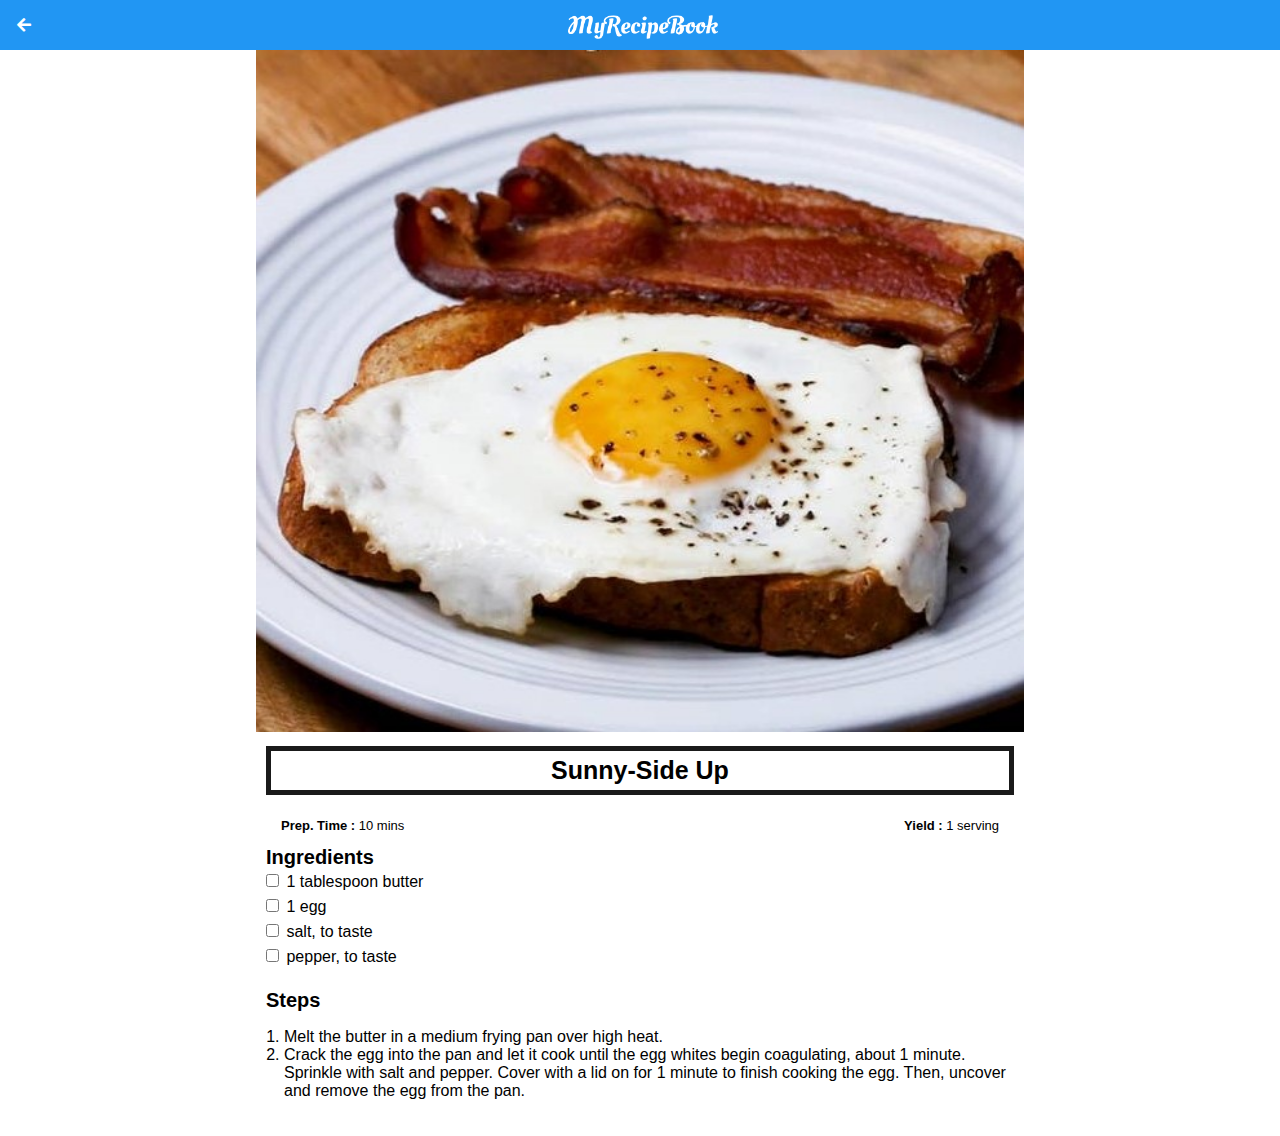
<file: sunny-side-up.html>
<!DOCTYPE html>
<html>

    <head>
        <title>My Recipe Book | Meals | Sunny-Side Up</title>
        <link rel="stylesheet" href="style.css"/>
        <link rel="stylesheet" href="fontAwesome/css/all.css"/>
    </head>    

    <body class="body-recipes">
        
        <div class="header">
            
            <a href="meals.html">
                <i class="fas fa-arrow-left"></i>
                <img src="images/logo-text.png"/>
            </a>

        </div>

        <div id="recipe">

            <div class="recipe-details">
                <img src="images/sunny-side-up.jpg"/>
                <h1>Sunny-Side Up</h1>

                <div class="recipe-details-info">
                    <p><b>Prep. Time : </b> 10 mins</p>
                    <p style="float: right;"><b>Yield : </b> 1 serving</p>
                </div>

                <div class="recipe-details-ingredients">
                    <h2>Ingredients</h2>       
                    <input id="check-01" type="checkbox">
                    <label for="check-01">1 tablespoon butter</label>
                    <br/>
                    <input id="check-02" type="checkbox">
                    <label for="check-02">1 egg</label>
                    <br/>
                    <input id="check-03" type="checkbox">
                    <label for="check-03">salt, to taste</label>
                    <br/>
                    <input id="check-04" type="checkbox">
                    <label for="check-04">pepper, to taste</label>
                    <br/>
                </div>

                <div class="recipe-details-steps">
                    <h2>Steps</h2>
                    <ol>
                        <li>
                            Melt the butter in a medium frying pan over high heat.
                        </li>
                        <li>
                            Crack the egg into the pan and let it cook until the 
                            egg whites begin coagulating, about 1 minute. 
                            Sprinkle with salt and pepper. 
                            Cover with a lid on for 1 minute to finish cooking the 
                            egg. Then, uncover and remove the egg from the pan.
                        </li>
                    </ol>
                </div>

            </div>

        </div>
    </body>

</html>
</file>
<file: style.css>
html{
    height: 100%;
}

body{
    font-family: sans-serif;
    margin: 0;
    padding: 0;
    height: 100%;
}

.body-home{
    background-image: url('images/background-01-port.png');
    background-position: center;
    background-attachment: fixed;
    background-repeat: no-repeat;
    background-size: cover;
}

.body-meals{
    background-image: url('images/background-02-port.png');
    background-position: center;
    background-attachment: fixed;
    background-repeat: no-repeat;
    background-size: cover;
}

/* ############### HEADER ############### */
.header{
    background-color: #2196f3;
    width: 100%;
    height: 50px;
    top: 0;
    position: fixed;
    overflow: hidden;
    text-align: center;
}

.header i{
    float: left;
    padding: 17px 0px 0px 17px;
    color: white;
}

.header img{
    width: 150px;
    padding-top: 15px;
    padding-right: 25px;
}


/* ############### HOME PAGE ############### */

#home-logo-img{
    width: 50px;
    display: block;
    margin: auto;
    padding: 25px 10px 10px;
}

#home-logo-text{
    width: auto;
    display: block;
    margin: auto;
    padding: 25px;
}

/* ###### HOME MENU ###### */

a.home-menu-item{
    text-decoration: none;
    text-transform: uppercase;
    color: white;
    font-size: 25px;
    font-weight: bold;
    text-align: center;
    border: 5px solid white;
    display: block;
    margin: auto;
    margin-bottom: 10px;
    width: 80%;
}

/* ############### MEALS PAGE ############### */

#meals{
    padding-top: 50px;
}

/* ###### MEALS LIST ###### */

.meals-list a{
    text-decoration: none;

}

.meals-list-item{
    border: 5px solid #1A1A1A;
    margin: 10px;
}

.meals-list-item h1{
    font-weight: bold;
    font-size: 20px;
    color: #1A1A1A;
    padding-left: 10px;
}

.meals-list-item i{
    float: right;
    color: #1A1A1A;
    padding-right: 10px;
}

.meals-list-item p{
    font-size: 15px;
    font-style: italic;
    color: #4D4D4D;
    margin-top: -7px;
    padding-left: 10px;
}


/* ############### RECIPES PAGE ############### */

#recipe{
    padding-top: 50px;
    padding-bottom: 20px;
}

/* ###### RECIPE DETAILS ###### */

.recipe-details img{
    width: 100%;
}

.recipe-details h1{
    font-size: 25px;
    text-align: center;
    border: 5px solid #1A1A1A;
    margin: 10px;
    padding: 5px;
}

.recipe-details h2{
    font-size: 20px;
    text-align: left;
    margin: 0;
    margin-left: 10px;
}

.recipe-details-info{
    margin-left: 25px;
    margin-right: 25px;
}

.recipe-details-info p{
    font-size: 13px;
    display: inline-block;
}

.recipe-details-ingredients label{
    line-height: 25px;
}

.recipe-details-ingredients input{
    margin-left: 10px;
}

.recipe-details-steps{
    padding-top: 20px;
}

.recipe-details-steps ol{
    padding-left: 28px;
}

/* ############### RESPONSIVE LAYOUT ############### */

@media only screen and (min-width: 600px){
    #meals, #recipe{
        width: 80%;
        margin: auto;
    }
}

@media only screen and (min-width: 1000px){
    #meals, #recipe{
        width: 60%;
        margin: auto;
    }
}

@media only screen and (min-width: 1500px){
    #meals, #recipe{
        width: 40%;
        margin: auto;
    }
}

@media only screen and (min-width: 720px){
    .body-home{
        background-image: url('images/background-01-land.png');
    }

    .body-meals{
        background-image: url('images/background-02-land.png');
    }
}
</file>
